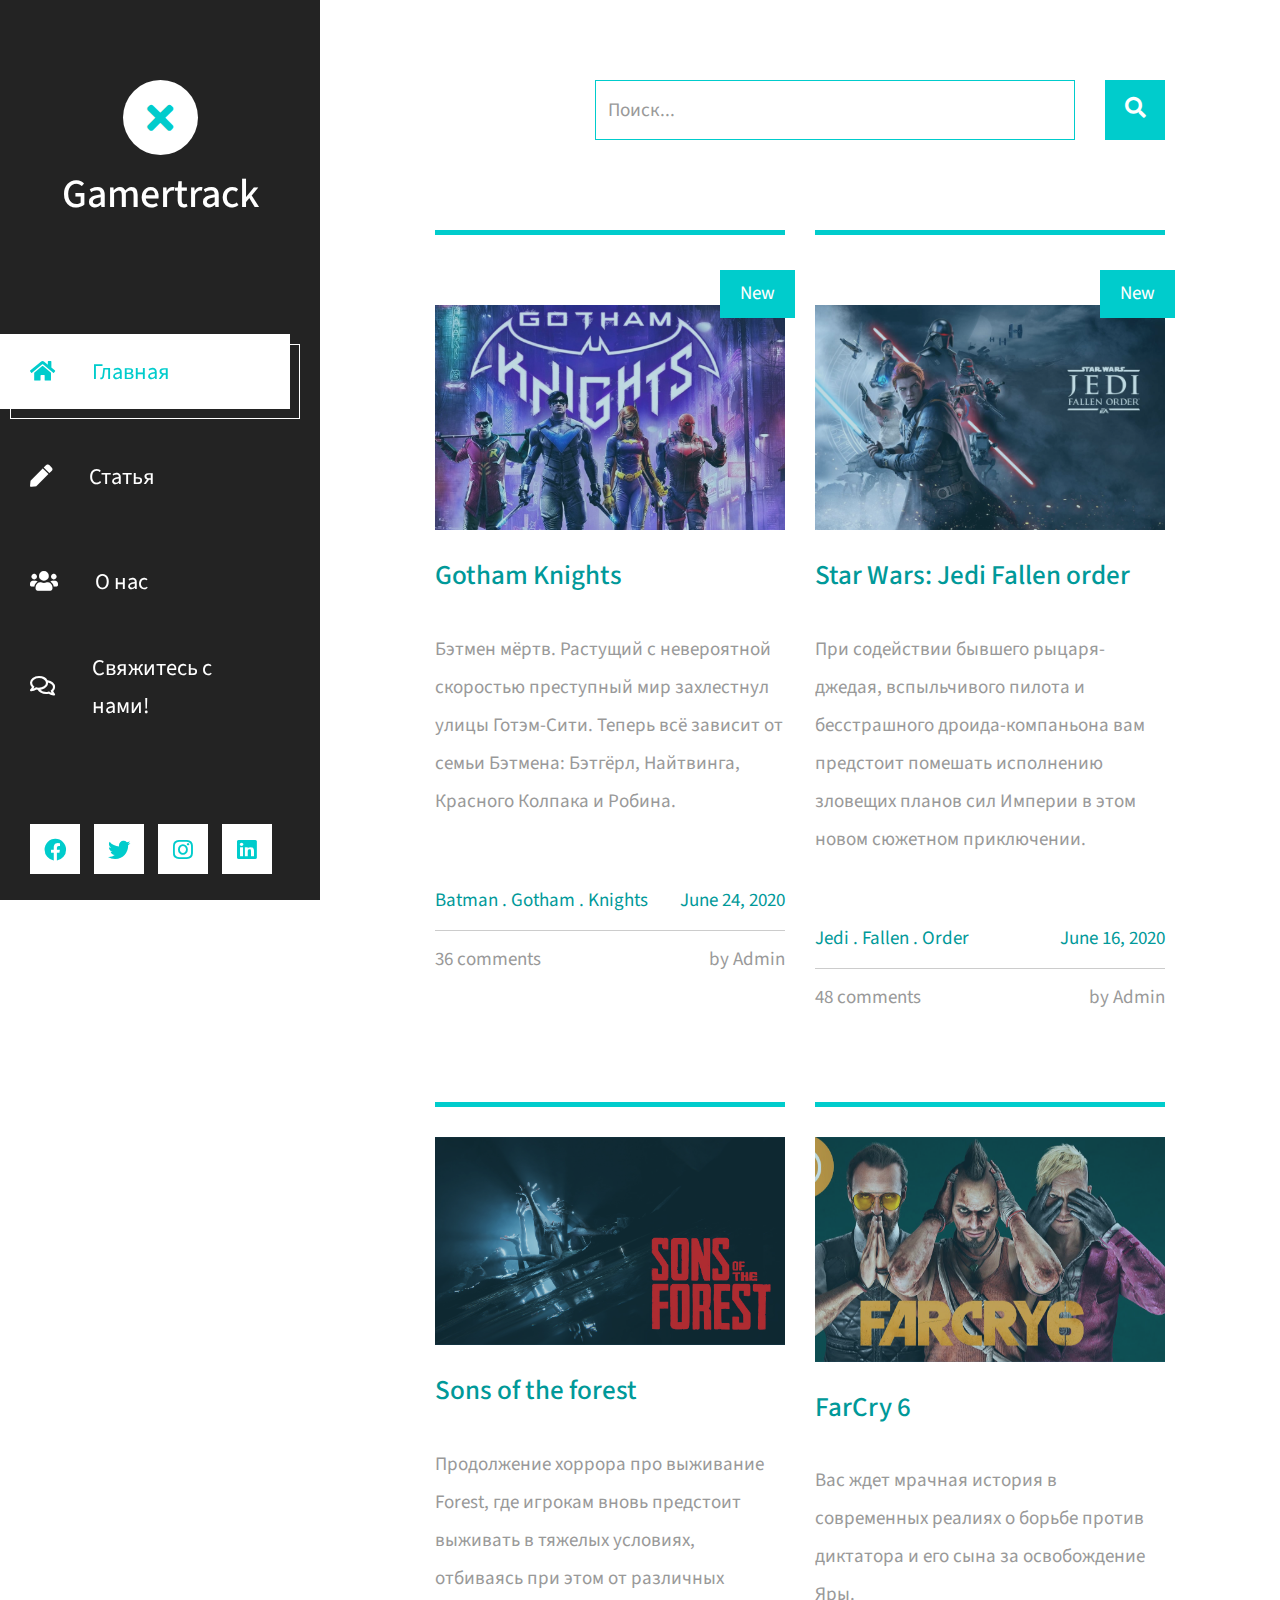
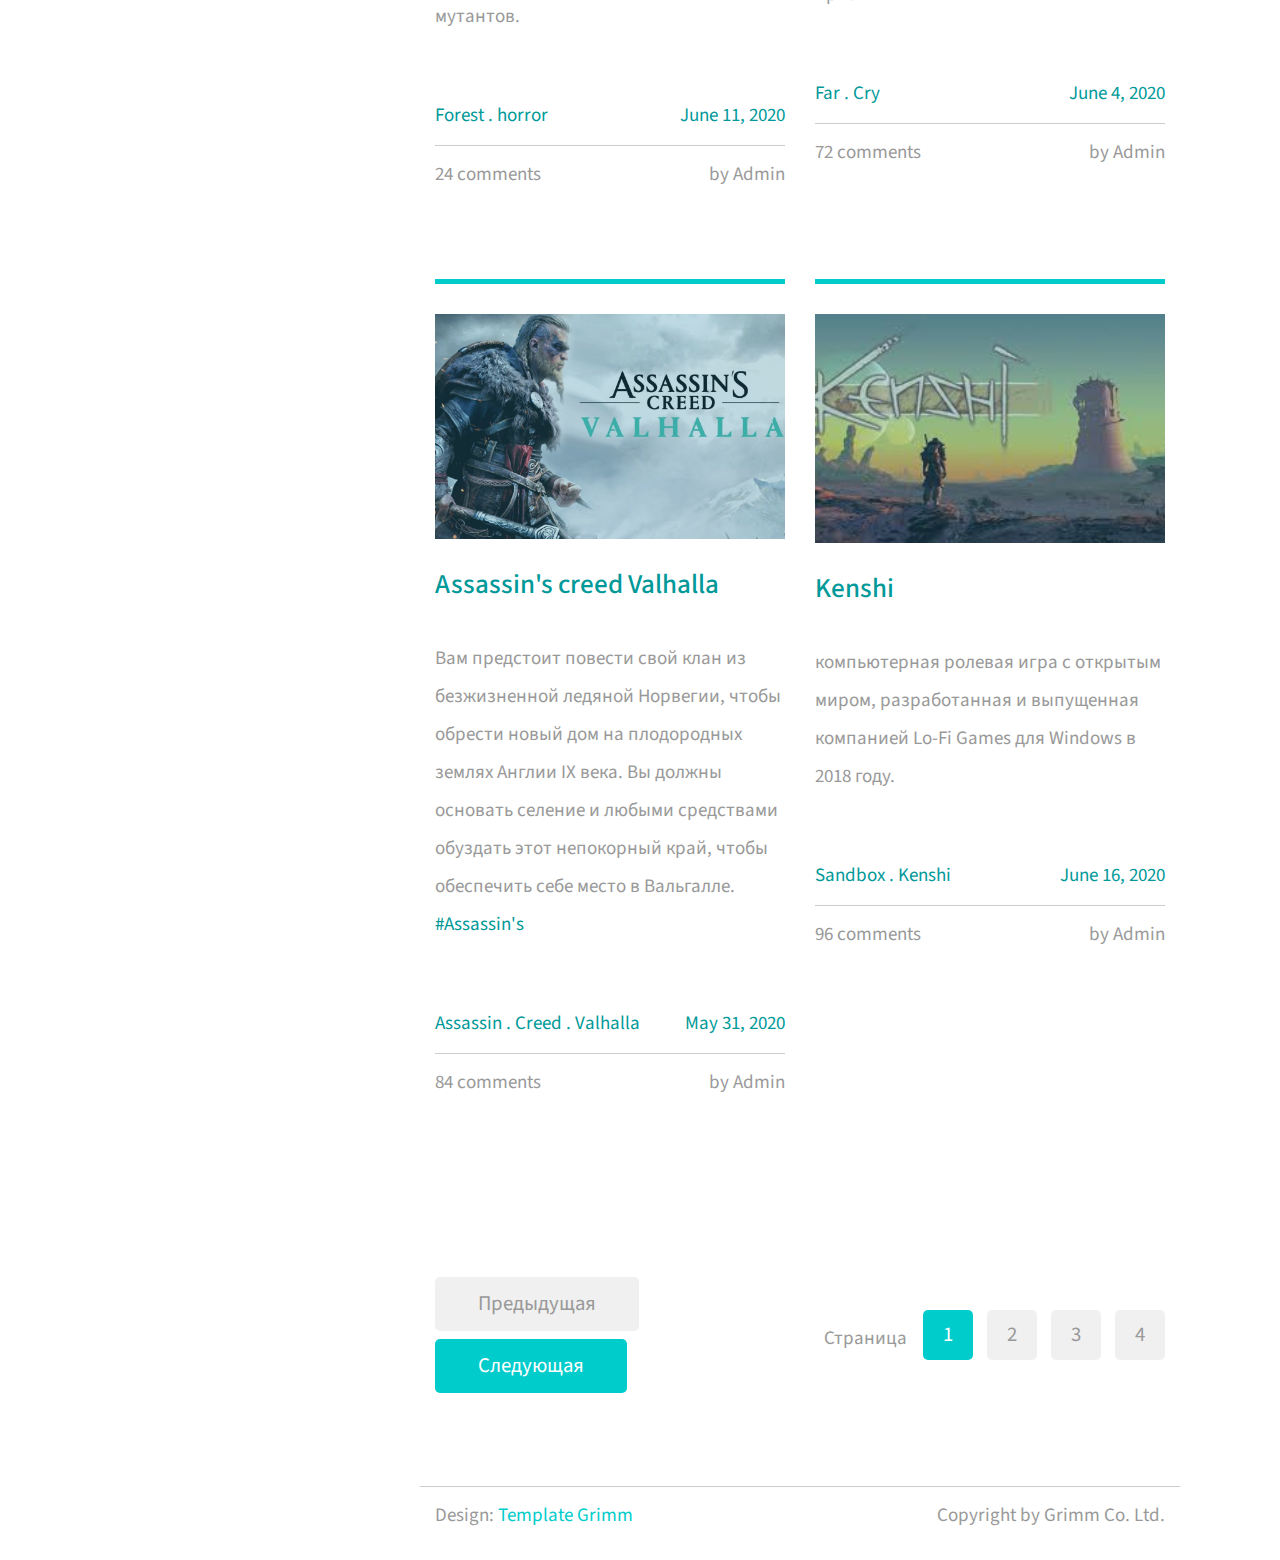
<file: index.html>
<!DOCTYPE html>
<html lang="ru">
<head>
	<meta charset="UTF-8">
	<meta name="viewport" content="width=device-width, initial-scale=1.0">
	<title>GamerTrack</title>
	<link rel="stylesheet" href="fontawesome/css/all.min.css"> <!-- https://fontawesome.com/ -->
	<link href="https://fonts.googleapis.com/css2?family=Source+Sans+Pro&display=swap" rel="stylesheet"> <!-- https://fonts.google.com/ -->
    <link href="css/bootstrap.min.css" rel="stylesheet">
    <link href="css/style.css" rel="stylesheet">
	<link rel="shortcut icon" href="/img/favicon.ico" type="image/x-icon"/>
<!--
    
Author:Grimm

-->
</head>
<body>
	<header class="tm-header" id="tm-header">
        <div class="tm-header-wrapper">
            <button class="navbar-toggler" type="button" aria-label="Toggle navigation">
                <i class="fas fa-bars"></i>
            </button>
            <div class="tm-site-header">
                <div class="mb-3 mx-auto tm-site-logo"><i class="fas fa-times fa-2x"></i></div>           
                <h1 class="text-center">Gamertrack</h1>
            </div>
            <nav class="tm-nav" id="tm-nav">            
                <ul>
                    <li class="tm-nav-item active"><a href="index.html" class="tm-nav-link">
                        <i class="fas fa-home"></i>
                        Главная
                    </a></li>
                    <li class="tm-nav-item"><a href="post.html" class="tm-nav-link">
                        <i class="fas fa-pen"></i>
                        Статья
                    </a></li>
                    <li class="tm-nav-item"><a href="about.html" class="tm-nav-link">
                        <i class="fas fa-users"></i>
                        О нас
                    </a></li>
                    <li class="tm-nav-item"><a href="contact.html" class="tm-nav-link">
                        <i class="far fa-comments"></i>
                        Свяжитесь с нами!
                    </a></li>
                </ul>
            </nav>
            <div class="tm-mb-65">
                <a rel="nofollow" href="*" class="tm-social-link">
                    <i class="fab fa-facebook tm-social-icon"></i>
                </a>
                <a href="https://twitter.com" class="tm-social-link">
                    <i class="fab fa-twitter tm-social-icon"></i>
                </a>
                <a href="https://instagram.com" class="tm-social-link">
                    <i class="fab fa-instagram tm-social-icon"></i>
                </a>
                <a href="https://linkedin.com" class="tm-social-link">
                    <i class="fab fa-linkedin tm-social-icon"></i>
                </a>
            </div>
            <p class="tm-mb-80 pr-5 text-white">
			 Целью веб-сайта GamerTrack является  ежедневно информировать пользователей о новостях из мира видеоигр.
            </p>
        </div>
    </header>
    <div class="container-fluid">
        <main class="tm-main">
            <!-- Search form -->
            <div class="row tm-row">
                <div class="col-12">
                    <form method="GET" class="form-inline tm-mb-80 tm-search-form">                
                        <input class="form-control tm-search-input" name="query" type="text" placeholder="Поиск..." aria-label="Search">
                        <button class="tm-search-button" type="submit">
                            <i class="fas fa-search tm-search-icon" aria-hidden="true"></i>
                        </button>                                
                    </form>
                </div>                
            </div>            
            <div class="row tm-row">
                <article class="col-12 col-md-6 tm-post">
                    <hr class="tm-hr-primary">
                    <a href="post.html" class="effect-lily tm-post-link tm-pt-60">
                        <div class="tm-post-link-inner">
                            <img src="img/img-01.jpg" alt="Image" class="img-fluid">                            
                        </div>
                        <span class="position-absolute tm-new-badge">New</span>
                        <h2 class="tm-pt-30 tm-color-primary tm-post-title">Gotham Knights</h2>
                    </a>                    
                    <p class="tm-pt-30">
                        Бэтмен мёртв. Растущий с невероятной скоростью преступный мир захлестнул улицы Готэм-Сити. Теперь всё зависит от семьи Бэтмена: Бэтгёрл, Найтвинга, Красного Колпака и Робина.
                    </p>
                    <div class="d-flex justify-content-between tm-pt-45">
                        <span class="tm-color-primary">Batman . Gotham . Knights</span>
                        <span class="tm-color-primary">June 24, 2020</span>
                    </div>
                    <hr>
                    <div class="d-flex justify-content-between">
                        <span>36 comments</span>
                        <span>by Admin</span>
                    </div>
                </article>
                <article class="col-12 col-md-6 tm-post">
                    <hr class="tm-hr-primary">
                    <a href="post.html" class="effect-lily tm-post-link tm-pt-60">
                        <div class=" tm-post-link-inner">
                            <img src="img/img-02.jpg" alt="Image" class="img-fluid">                            
                        </div>
                        <span class="position-absolute tm-new-badge">New</span>
                        <h2 class="tm-pt-30 tm-color-primary tm-post-title">Star Wars: Jedi Fallen order</h2>
                    </a>                    
                    <p class="tm-pt-30">
					При содействии бывшего рыцаря-джедая, вспыльчивого пилота и бесстрашного дроида-компаньона вам предстоит помешать исполнению зловещих планов сил Империи в этом новом сюжетном приключении.
                    </p>
                    <div class="d-flex justify-content-between tm-pt-45">
                        <span class="tm-color-primary">Jedi . Fallen . Order</span>
                        <span class="tm-color-primary">June 16, 2020</span>
                    </div>
                    <hr>
                    <div class="d-flex justify-content-between">
                        <span>48 comments</span>
                        <span>by Admin</span>
                    </div>
                </article>
                <article class="col-12 col-md-6 tm-post">
                    <hr class="tm-hr-primary">
                    <a href="post.html" class="effect-lily tm-post-link tm-pt-20">
                        <div class="tm-post-link-inner">
                            <img src="img/img-03.jpg" alt="Image" class="img-fluid">
                        </div>
                        <h2 class="tm-pt-30 tm-color-primary tm-post-title">Sons of the forest</h2>
                    </a>                    
                    <p class="tm-pt-30">
                         Продолжение хоррора про выживание Forest, где игрокам вновь предстоит выживать в тяжелых условиях, отбиваясь при этом от различных мутантов. 
                    </p>
                    <div class="d-flex justify-content-between tm-pt-45">
                        <span class="tm-color-primary">Forest . horror</span>
                        <span class="tm-color-primary">June 11, 2020</span>
                    </div>
                    <hr>
                    <div class="d-flex justify-content-between">
                        <span>24 comments</span>
                        <span>by Admin</span>
                    </div>
                </article>
                <article class="col-12 col-md-6 tm-post">
                    <hr class="tm-hr-primary">
                    <a href="post.html" class="effect-lily tm-post-link tm-pt-20">
                        <div class="tm-post-link-inner">
                            <img src="img/img-04.jpg" alt="Image" class="img-fluid">
                        </div>
                        <h2 class="tm-pt-30 tm-color-primary tm-post-title">FarCry 6</h2>
                    </a>                    
                    <p class="tm-pt-30">
                       Вас ждет мрачная история в современных реалиях о борьбе против диктатора и его сына за освобождение Яры.
                    </p>
                    <div class="d-flex justify-content-between tm-pt-45">
                        <span class="tm-color-primary">Far . Cry</span>
                        <span class="tm-color-primary">June 4, 2020</span>
                    </div>
                    <hr>
                    <div class="d-flex justify-content-between">
                        <span>72 comments</span>
                        <span>by Admin</span>
                    </div>
                </article>
                <article class="col-12 col-md-6 tm-post">
                    <hr class="tm-hr-primary">
                    <a href="post.html" class="effect-lily tm-post-link tm-pt-20">
                        <div class="tm-post-link-inner">
                            <img src="img/img-05.jpg" alt="Image" class="img-fluid">
                        </div>
                        <h2 class="tm-pt-30 tm-color-primary tm-post-title">Assassin's creed Valhalla</h2>
                    </a>                    
                    <p class="tm-pt-30">
                       Вам предстоит повести свой клан из безжизненной ледяной Норвегии, чтобы обрести новый дом на плодородных землях Англии IX века. Вы должны основать селение и любыми средствами обуздать этот непокорный край, чтобы обеспечить себе место в Вальгалле.
          
                        <span class="tm-color-primary">#Assassin's</span>
                    </p>
                    <div class="d-flex justify-content-between tm-pt-45">
                        <span class="tm-color-primary">Assassin . Creed . Valhalla</span>
                        <span class="tm-color-primary">May 31, 2020</span>
                    </div>
                    <hr>
                    <div class="d-flex justify-content-between">
                        <span>84 comments</span>
                        <span>by Admin</span>
                    </div>
                </article>
                <article class="col-12 col-md-6 tm-post">
                    <hr class="tm-hr-primary">
                    <a href="post.html" class="effect-lily tm-post-link tm-pt-20">
                        <div class="tm-post-link-inner">
                            <img src="img/img-06.jpg" alt="Image" class="img-fluid">
                        </div>
                        <h2 class="tm-pt-30 tm-color-primary tm-post-title">Kenshi</h2>
                    </a>                    
                    <p class="tm-pt-30">
                       компьютерная ролевая игра с открытым миром, разработанная и выпущенная компанией Lo-Fi Games для Windows в 2018 году.
                    </p>
                    <div class="d-flex justify-content-between tm-pt-45">
                        <span class="tm-color-primary">Sandbox . Kenshi</span>
                        <span class="tm-color-primary">June 16, 2020</span>
                    </div>
                    <hr>
                    <div class="d-flex justify-content-between">
                        <span>96 comments</span>
                        <span>by Admin</span>
                    </div>
                </article>
            </div>
            <div class="row tm-row tm-mt-100 tm-mb-75">
                <div class="tm-prev-next-wrapper">
                    <a href="#" class="mb-2 tm-btn tm-btn-primary tm-prev-next disabled tm-mr-20">Предыдущая</a>
                    <a href="#" class="mb-2 tm-btn tm-btn-primary tm-prev-next">Следующая</a>
                </div>
                <div class="tm-paging-wrapper">
                    <span class="d-inline-block mr-3">Страница</span>
                    <nav class="tm-paging-nav d-inline-block">
                        <ul>
                            <li class="tm-paging-item active">
                                <a href="#" class="mb-2 tm-btn tm-paging-link">1</a>
                            </li>
                            <li class="tm-paging-item">
                                <a href="#" class="mb-2 tm-btn tm-paging-link">2</a>
                            </li>
                            <li class="tm-paging-item">
                                <a href="#" class="mb-2 tm-btn tm-paging-link">3</a>
                            </li>
                            <li class="tm-paging-item">
                                <a href="#" class="mb-2 tm-btn tm-paging-link">4</a>
                            </li>
                        </ul>
                    </nav>
                </div>                
            </div>            
            <footer class="row tm-row">
                <hr class="col-12">
                <div class="col-md-6 col-12 tm-color-gray">
                    Design: <a rel="nofollow" target="_parent" href="host161.github.io" class="tm-external-link">Template Grimm</a>
                </div>
                <div class="col-md-6 col-12 tm-color-gray tm-copyright">
                    Copyright by Grimm Co. Ltd.
                </div>
            </footer>
        </main>
    </div>
    <script src="js/jquery.min.js"></script>
    <script src="js/templatemo-script.js"></script>
</body>
</html>
</file>
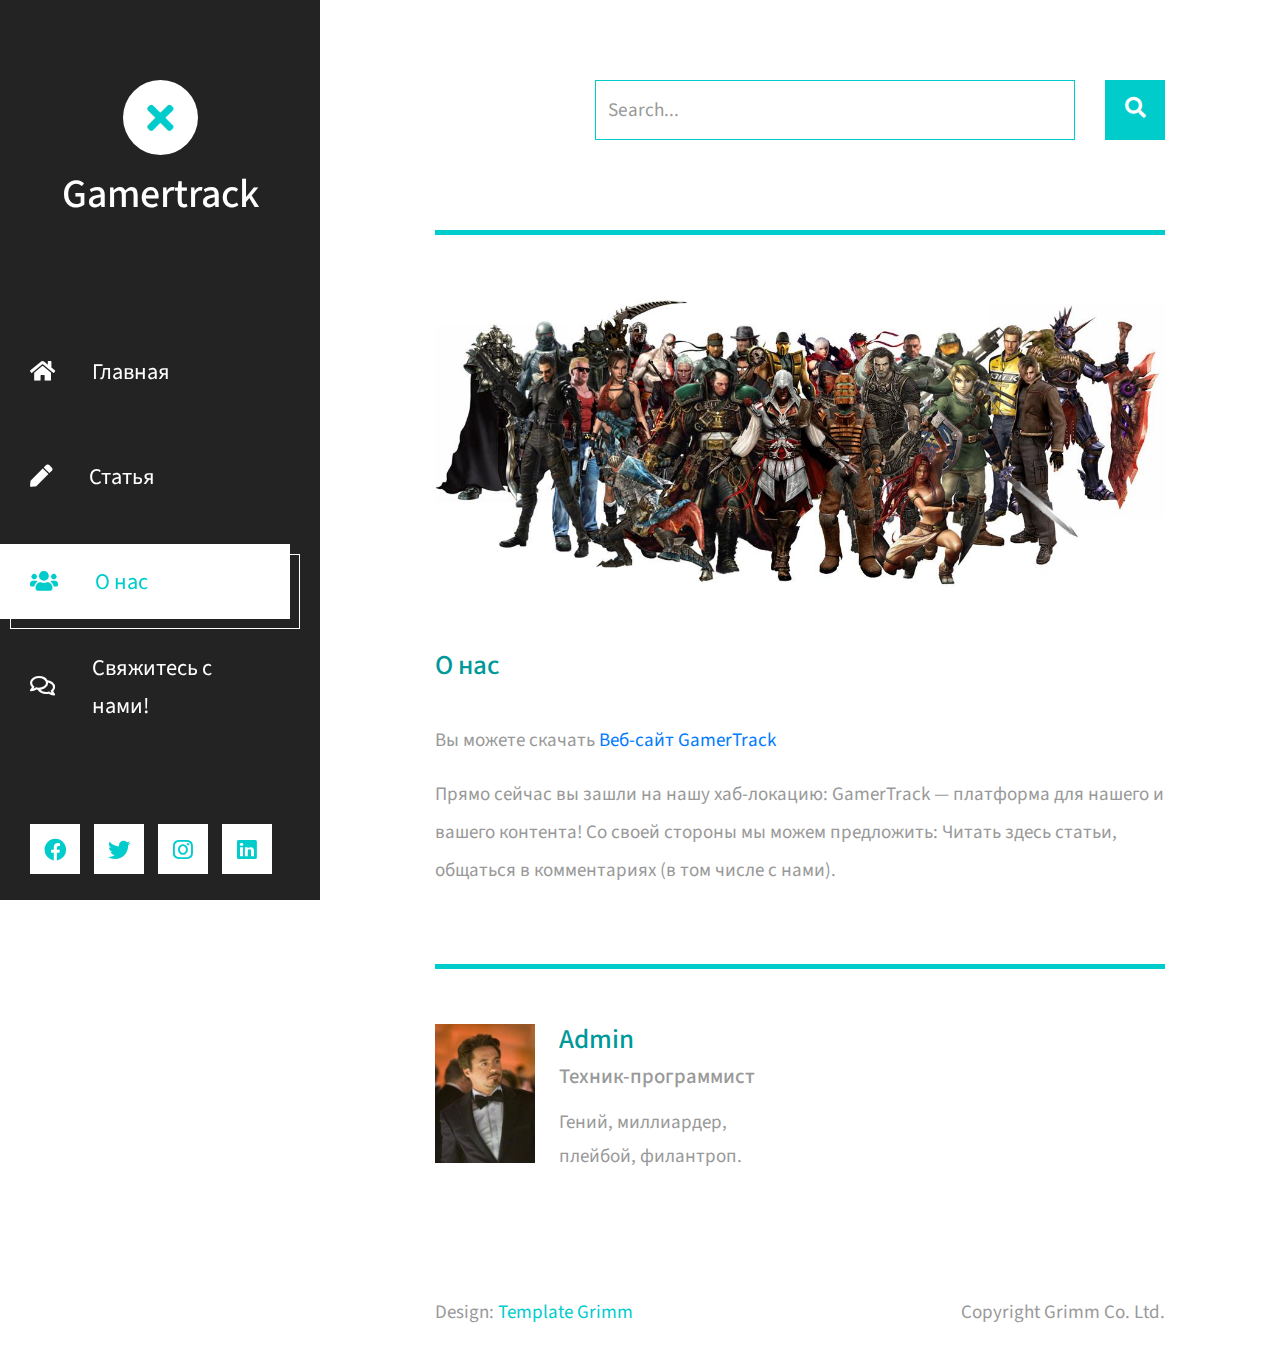
<file: about.html>
<!DOCTYPE html>
<html lang="ru">
<head>
	<meta charset="UTF-8">
	<meta name="viewport" content="width=device-width, initial-scale=1.0">
	<title>GamerTrack</title>
	<link rel="stylesheet" href="fontawesome/css/all.min.css"> <!-- https://fontawesome.com/ -->
	<link href="https://fonts.googleapis.com/css2?family=Source+Sans+Pro&display=swap" rel="stylesheet"> <!-- https://fonts.google.com/ -->
    <link href="css/bootstrap.min.css" rel="stylesheet">
    <link href="css/style.css" rel="stylesheet">
<!--
    
Author:Grimm

-->
</head>
<body>
	<header class="tm-header" id="tm-header">
        <div class="tm-header-wrapper">
            <button class="navbar-toggler" type="button" aria-label="Toggle navigation">
                <i class="fas fa-bars"></i>
            </button>
            <div class="tm-site-header">
                <div class="mb-3 mx-auto tm-site-logo"><i class="fas fa-times fa-2x"></i></div>            
                <h1 class="text-center">Gamertrack</h1>
            </div>
            <nav class="tm-nav" id="tm-nav">            
                <ul>
                    <li class="tm-nav-item"><a href="index.html" class="tm-nav-link">
                        <i class="fas fa-home"></i>
                        Главная
                    </a></li>
                    <li class="tm-nav-item"><a href="post.html" class="tm-nav-link">
                        <i class="fas fa-pen"></i>
                        Статья
                    </a></li>
                    <li class="tm-nav-item active"><a href="about.html" class="tm-nav-link">
                        <i class="fas fa-users"></i>
                        О нас
                    </a></li>
                    <li class="tm-nav-item"><a href="contact.html" class="tm-nav-link">
                        <i class="far fa-comments"></i>
                        Свяжитесь с нами!
                    </a></li>
                </ul>
            </nav>
            <div class="tm-mb-65">
                <a href="https://facebook.com" class="tm-social-link">
                    <i class="fab fa-facebook tm-social-icon"></i>
                </a>
                <a href="https://twitter.com" class="tm-social-link">
                    <i class="fab fa-twitter tm-social-icon"></i>
                </a>
                <a href="https://instagram.com" class="tm-social-link">
                    <i class="fab fa-instagram tm-social-icon"></i>
                </a>
                <a href="https://linkedin.com" class="tm-social-link">
                    <i class="fab fa-linkedin tm-social-icon"></i>
                </a>
            </div>
            <p class="tm-mb-80 pr-5 text-white">
            Целью веб-сайта GamerTrack является ежедневно информировать пользователей о новостях из мира видеоигр. 
            </p>
        </div>
    </header>
    <div class="container-fluid">
        <main class="tm-main">
            <!-- Search form -->
            <div class="row tm-row">
                <div class="col-12">
                    <form method="GET" class="form-inline tm-mb-80 tm-search-form">                
                        <input class="form-control tm-search-input" name="query" type="text" placeholder="Search..." aria-label="Search">
                        <button class="tm-search-button" type="submit">
                            <i class="fas fa-search tm-search-icon" aria-hidden="true"></i>
                        </button>                                
                    </form>
                </div>                
            </div>            
            <div class="row tm-row tm-mb-45">
                <div class="col-12">
                    <hr class="tm-hr-primary tm-mb-55">
                    <img src="img/about-01.jpg" alt="Image" class="img-fluid">
                </div>
            </div>
            <div class="row tm-row tm-mb-40">
                <div class="col-12">                    
                    <div class="mb-4">
                        <h2 class="pt-2 tm-mb-40 tm-color-primary tm-post-title">О нас</h2>
                        <p>
                            Вы можете скачать
                                <a rel="nofollow" href="https://host161.github.io" target="_blank">Веб-сайт GamerTrack</a> 
								
                        </p>
                        <p>
                            Прямо сейчас вы зашли на нашу хаб-локацию: GamerTrack — платформа для нашего и вашего контента! Со своей стороны мы можем предложить:
							Читать здесь статьи, общаться в комментариях (в том числе с нами).
                        </p>                            
                    </div>                    
                </div>
            </div>
           
            <div class="row tm-row tm-mb-60">
                <div class="col-12">
                    <hr class="tm-hr-primary  tm-mb-55">
                </div>                
                <div class="col-lg-6 tm-mb-60 tm-person-col">
                    <div class="media tm-person">
                        <img src="img/about-02.jpg" alt="Image" class="img-fluid mr-4" width='100px'>
                        <div class="media-body">
                            <h2 class="tm-color-primary tm-post-title mb-2">Admin</h2>
                            <h3 class="tm-h3 mb-3">Техник-программист</h3>
                            <p class="mb-0 tm-line-height-short">
							Гений, миллиардер, плейбой, филантроп.
                            </p>
                        </div>
                    </div>
                </div>
            </div>        
            <footer class="row tm-row">
                <div class="col-md-6 col-12 tm-color-gray">
                    Design: <a rel="nofollow" target="_parent" href="https://host161.github.io" class="tm-external-link">Template Grimm</a>
                </div>
                <div class="col-md-6 col-12 tm-color-gray tm-copyright">
                    Copyright Grimm Co. Ltd.
                </div>
            </footer>
        </main>
    </div>
    <script src="js/jquery.min.js"></script>
    <script src="js/templatemo-script.js"></script>
</body>
</html>
</file>
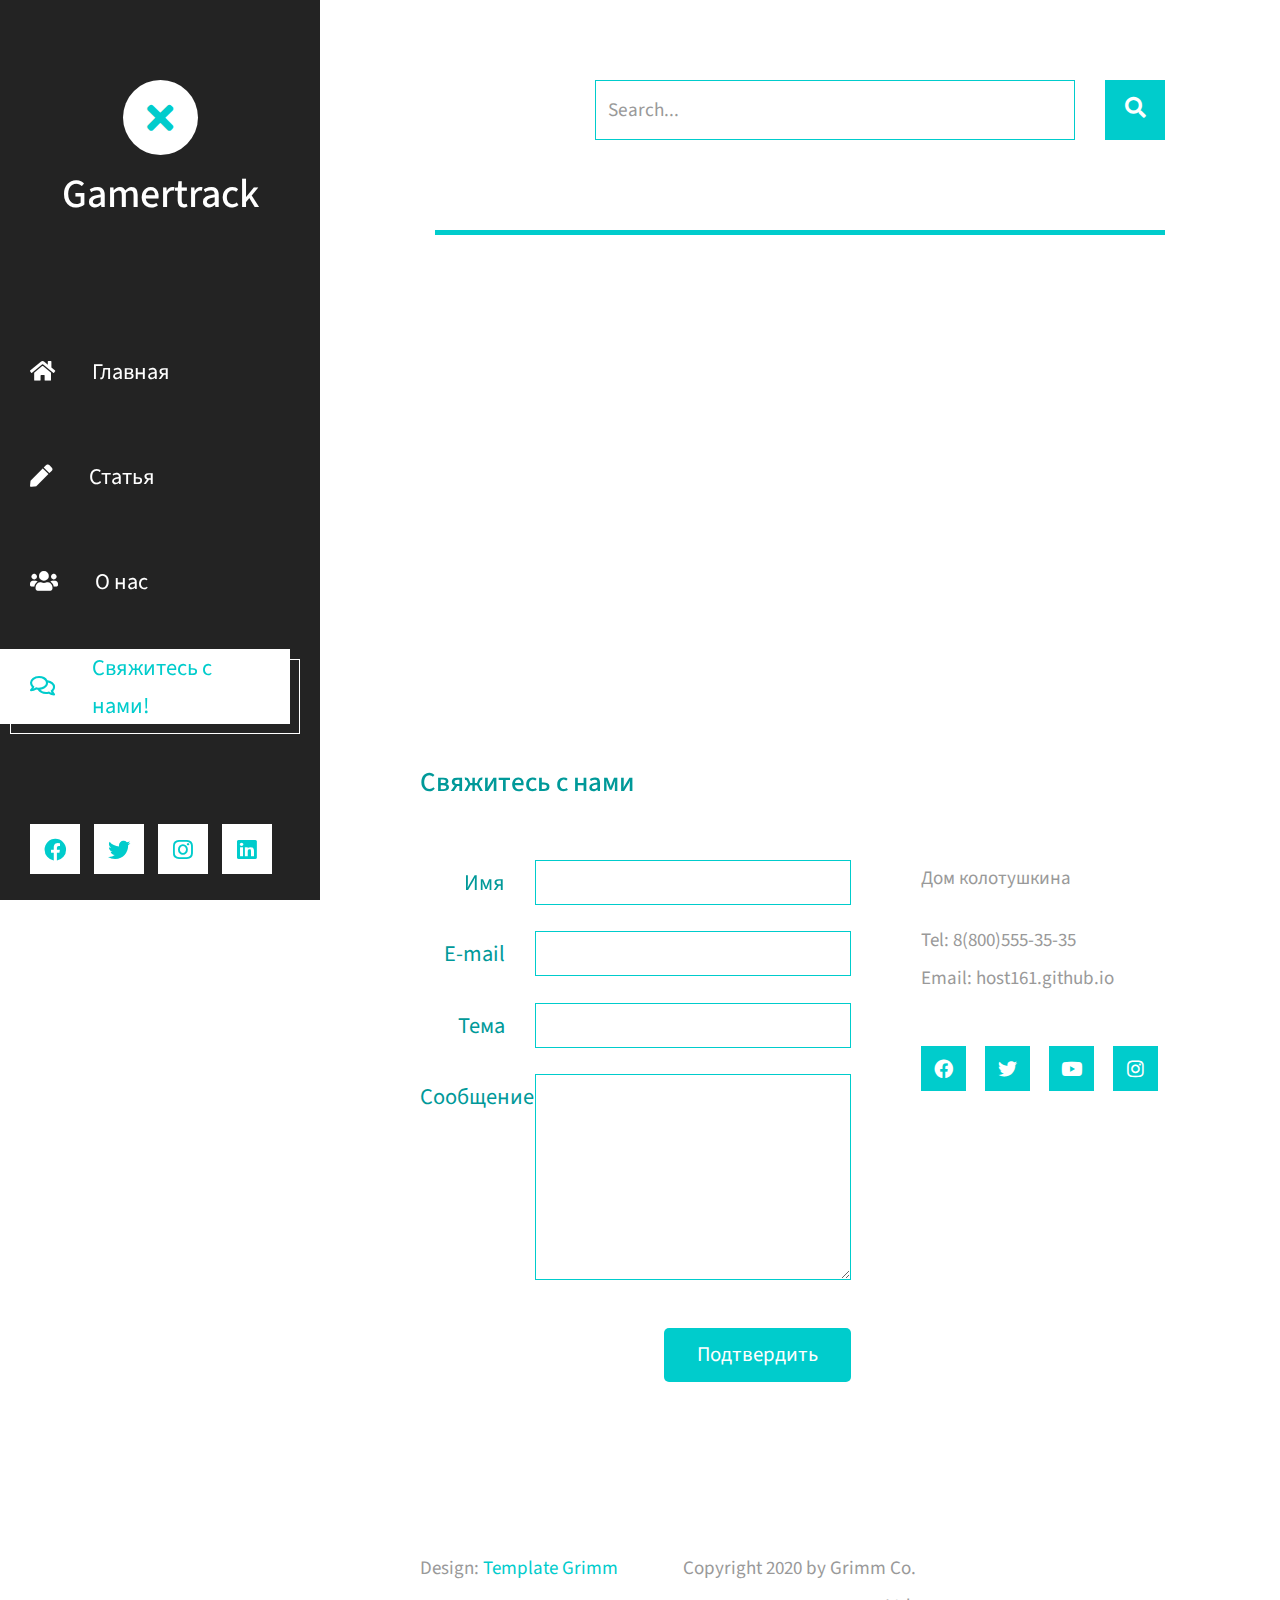
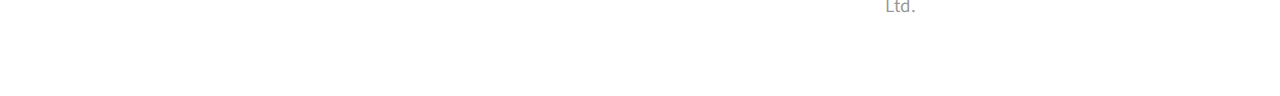
<file: contact.html>
<!DOCTYPE html>
<html lang="ru">
<head>
	<meta charset="UTF-8">
	<meta name="viewport" content="width=device-width, initial-scale=1.0">
	<title>GamerTrack</title>
	<link rel="stylesheet" href="fontawesome/css/all.min.css"> <!-- https://fontawesome.com/ -->
	<link href="https://fonts.googleapis.com/css2?family=Source+Sans+Pro&display=swap" rel="stylesheet"> <!-- https://fonts.google.com/ -->
    <link href="css/bootstrap.min.css" rel="stylesheet">
    <link href="css/style.css" rel="stylesheet">
<!--
    
Author:Grimm

-->
</head>
<body>
	<header class="tm-header" id="tm-header">
        <div class="tm-header-wrapper">
            <button class="navbar-toggler" type="button" aria-label="Toggle navigation">
                <i class="fas fa-bars"></i>
            </button>
            <div class="tm-site-header">
                <div class="mb-3 mx-auto tm-site-logo"><i class="fas fa-times fa-2x"></i></div>            
                <h1 class="text-center">Gamertrack</h1>
            </div>
            <nav class="tm-nav" id="tm-nav">            
                <ul>
                    <li class="tm-nav-item"><a href="index.html" class="tm-nav-link">
                        <i class="fas fa-home"></i>
                        Главная
                    </a></li>
                    <li class="tm-nav-item"><a href="post.html" class="tm-nav-link">
                        <i class="fas fa-pen"></i>
                        Статья
                    </a></li>
                    <li class="tm-nav-item"><a href="about.html" class="tm-nav-link">
                        <i class="fas fa-users"></i>
                        О нас
                    </a></li>
                    <li class="tm-nav-item active"><a href="contact.html" class="tm-nav-link">
                        <i class="far fa-comments"></i>
                        Свяжитесь с нами!
                    </a></li>
                </ul>
            </nav>
            <div class="tm-mb-65">
                <a href="https://facebook.com" class="tm-social-link">
                    <i class="fab fa-facebook tm-social-icon"></i>
                </a>
                <a href="https://twitter.com" class="tm-social-link">
                    <i class="fab fa-twitter tm-social-icon"></i>
                </a>
                <a href="https://instagram.com" class="tm-social-link">
                    <i class="fab fa-instagram tm-social-icon"></i>
                </a>
                <a href="https://linkedin.com" class="tm-social-link">
                    <i class="fab fa-linkedin tm-social-icon"></i>
                </a>
            </div>
            <p class="tm-mb-80 pr-5 text-white">
                Xtra Blog is a multi-purpose HTML template from TemplateMo website. Left side is a sticky menu bar. Right side content will scroll up and down.
            </p>
        </div>
    </header>
    <div class="container-fluid">
        <main class="tm-main">
            <!-- Search form -->
            <div class="row tm-row">
                <div class="col-12">
                    <form method="GET" class="form-inline tm-mb-80 tm-search-form">                
                        <input class="form-control tm-search-input" name="query" type="text" placeholder="Search..." aria-label="Search">
                        <button class="tm-search-button" type="submit">
                            <i class="fas fa-search tm-search-icon" aria-hidden="true"></i>
                        </button>                                
                    </form>
                </div>                
            </div>            
            <div class="row tm-row tm-mb-45">
                <div class="col-12">
                    <hr class="tm-hr-primary tm-mb-55">
                    <div class="gmap_canvas"> <!-- Google Map -->
<iframe src="https://www.google.com/maps/embed?pb=!1m18!1m12!1m3!1d173294.15234017724!2d39.48791759828441!3d47.261156154544835!2m3!1f0!2f0!3f0!3m2!1i1024!2i768!4f13.1!3m3!1m2!1s0x40e3c777c3b4b6ef%3A0x8248b451e48b4d04!2z0KDQvtGB0YLQvtCyLdC90LAt0JTQvtC90YMsINCg0L7RgdGC0L7QstGB0LrQsNGPINC-0LHQuy4!5e0!3m2!1sru!2sru!4v1639407119850!5m2!1sru!2sru" width="800" height="600" style="border:0;" allowfullscreen="" loading="lazy"></iframe>
                </div>                
            </div>
            <div class="row tm-row tm-mb-120">
                <div class="col-12">
                    <h2 class="tm-color-primary tm-post-title tm-mb-60">Свяжитесь с нами</h2>
                </div>
                <div class="col-lg-7 tm-contact-left">
                    <form method="POST" action="" class="mb-5 ml-auto mr-0 tm-contact-form">                        
                        <div class="form-group row mb-4">
                            <label for="name" class="col-sm-3 col-form-label text-right tm-color-primary">Имя</label>
                            <div class="col-sm-9">
                                <input class="form-control mr-0 ml-auto" name="name" id="name" type="text" required>                            
                            </div>
                        </div>
                        <div class="form-group row mb-4">
                            <label for="email" class="col-sm-3 col-form-label text-right tm-color-primary">E-mail</label>
                            <div class="col-sm-9">
                                <input class="form-control mr-0 ml-auto" name="email" id="email" type="email" required>
                            </div>
                        </div>
                        <div class="form-group row mb-4">
                            <label for="subject" class="col-sm-3 col-form-label text-right tm-color-primary">Тема</label>
                            <div class="col-sm-9">
                                <input class="form-control mr-0 ml-auto" name="subject" id="subject" type="text" required>
                            </div>
                        </div>
                        <div class="form-group row mb-5">
                            <label for="message" class="col-sm-3 col-form-label text-right tm-color-primary">Сообщение</label>
                            <div class="col-sm-9">
                                <textarea class="form-control mr-0 ml-auto" name="message" id="message" rows="8" required></textarea>                                
                            </div>
                        </div>
                        <div class="form-group row text-right">
                            <div class="col-12">
                                <button class="tm-btn tm-btn-primary tm-btn-small">Подтвердить</button>                        
                            </div>                            
                        </div>                                
                    </form>
                </div>
                <div class="col-lg-5 tm-contact-right">
                    <address class="mb-4 tm-color-gray">
					Дом колотушкина
                    </address>
                    <span class="d-block">
                        Tel:
                        <a href="tel:8(800)555-35-35" class="tm-color-gray">8(800)555-35-35</a>
                    </span>
                    <span class="mb-4 d-block">
                        Email:
                        <a href="mailto:host161.github.io" class="tm-color-gray">host161.github.io</a>
                    </span>
                    <p class="mb-5 tm-line-height-short">
                      
                    </p>
                    <ul class="tm-social-links">
                        <li class="mb-2">
                            <a href="https://facebook.com" class="d-flex align-items-center justify-content-center">
                                <i class="fab fa-facebook"></i>
                            </a>
                        </li>
                        <li class="mb-2">
                            <a href="https://twitter.com" class="d-flex align-items-center justify-content-center">
                                <i class="fab fa-twitter"></i>
                            </a>
                        </li>
                        <li class="mb-2">
                            <a href="https://youtube.com" class="d-flex align-items-center justify-content-center">
                                <i class="fab fa-youtube"></i>
                            </a>
                        </li>
                        <li class="mb-2">
                            <a href="https://instagram.com" class="d-flex align-items-center justify-content-center mr-0">
                                <i class="fab fa-instagram"></i>
                            </a>
                        </li>
                    </ul>
                </div>
            </div>      
            <footer class="row tm-row">
                <div class="col-md-6 col-12 tm-color-gray">
                    Design: <a rel="nofollow" target="_parent" href="https://host161.github.io" class="tm-external-link">Template Grimm</a>
                </div>
                <div class="col-md-6 col-12 tm-color-gray tm-copyright">
                    Copyright 2020 by Grimm Co. Ltd.
                </div>
            </footer>
        </main>
    </div>
    <script src="js/jquery.min.js"></script>
    <script src="js/templatemo-script.js"></script>
</body>
</html>
</file>
<file: css/style.css>
/*
Author:Grimm


*/

html { overflow-x: hidden; }

body {
    margin: 0;
    padding: 0;
    font-family: 'Source Sans Pro', sans-serif;
    font-size: 19px;
    line-height: 2em;
    overflow-x: hidden;
}

p, span { color: #999; }
hr { 
    border-top-color: #CCC; 
    margin-top: 10px;
    margin-bottom: 10px;
}
.form-control::-webkit-input-placeholder { color: #999; }  
.form-control:-ms-input-placeholder { color: #999; }  
.form-control::placeholder { color: #999; }

.tm-header {
    background-color: #232323;
    color: white;
    
    position: fixed;
    top: 0;
    left: 0;
    bottom: 0;
    z-index: 100;
    width: 400px;
    overflow-y: visible;     
}

.tm-header-wrapper {
    overflow-y: scroll;
    scrollbar-width: none;
    -ms-overflow-style: none;
    padding: 30px;
    width: 100%;
    height: 100%; 
}

.tm-header-wrapper::-webkit-scrollbar {
    width: 0;
    height: 0;
}

.tm-site-header {
    margin-top: 50px;
    margin-bottom: 115px;
}

.tm-site-logo {
    width: 75px;
    height: 75px;
    border-radius: 50%;
    background-color: white;    
    display: flex;
    align-items: center;
    justify-content: center;
}
.tm-site-logo  {
	flex:0 0 60px;
	border-radius:50%;
	overflow:hidden;
	z-index:3;
}
.tm-site-logo  img{
	max-width:100%;
	display:block;
}
.tm-site-logo i { color: #0CC; }

.tm-main {
    margin-left: 400px;
    padding: 80px 100px 25px;
}

.tm-post { max-width: 470px; }

.tm-row {
    max-width: 980px;
    justify-content: space-between;
}

.tm-nav { margin-bottom: 100px; }

.tm-nav-item {
    list-style: none;
    margin-bottom: 30px;
}

.tm-nav-link {
    color: white;
    background-color: transparent;
    height: 75px;
    width: 100%;
    max-width: 300px;    
    display: flex;
    align-items: center;
    font-size: 1.4rem;
    padding: 30px;
}

.tm-nav-item:hover .tm-nav-link,
.tm-nav-item.active .tm-nav-link
 {
    color: #0CC;
    background-color: white;
    text-decoration: none;
}

.tm-nav ul { position: relative; }

.tm-nav-item:hover:after,
.tm-nav-item.active:after {
    content: '';
    width: 100%;
    max-width: 300px;    
    height: 75px;
    display: block;
    border: 1px solid white;
    margin-left: 10px;
    margin-top: -65px;
    position: absolute;
    z-index: -1000;
}

.tm-nav-link i { margin-right: 37px; }

ul { 
    margin: 0; 
    padding: 0;
}

.tm-nav { margin-left: -30px; }

.tm-social-link {
    display: inline-block;
    background-color: white;    
    font-size: 1.4rem;
    width: 50px;
    height: 50px;
    text-align: center;
    padding-top: 8px; 
    margin-right: 15px;   
    margin-bottom: 15px;
}

.tm-social-icon { 
    color: #0CC;    
    transition: all 0.3s ease;
}

.tm-social-link:hover .tm-social-icon.fa-facebook { color: #3b5998; }
.tm-social-link:hover .tm-social-icon.fa-twitter { color: #00acee; }
.tm-social-link:hover .tm-social-icon.fa-instagram { color: #3f729b; }
.tm-social-link:hover .tm-social-icon.fa-linkedin { color: #0e76a8; }
.navbar-toggler { display: none; }

.tm-search-form {
    display: flex;
    align-items: center;
    justify-content: flex-end;
}

.form-inline .form-control.tm-search-input {
    display: block;
    height: 60px;
    width: 480px;
    margin-right: 30px;
    border-radius: 0;
    border-color: #0CC;
    font-size: 1.2rem;
}

.tm-search-button {
    width: 60px;
    height: 60px;
    border: none;
    background-color: #0CC;
    transition: all 0.3s ease;
}

.tm-search-button:hover { background-color: #09b6b6; }

.tm-search-icon {
    color: white;
    font-size: 1.3rem;
}

.tm-post-link {
    display: block;
    position: relative;
	cursor: pointer;
}

.tm-post-link-inner {
    overflow: hidden;
    background: #3085a3;
}

.tm-post-link img {
    position: relative;
	display: block;
	min-height: 100%;
	max-width: 100%;
	opacity: 0.8;
}

.effect-lily img {
	max-width: none;
	width: -webkit-calc(100% + 50px);
	width: calc(100% + 50px);
	opacity: 0.7;
	-webkit-transition: opacity 0.35s, -webkit-transform 0.35s;
	transition: opacity 0.35s, transform 0.35s;
	-webkit-transform: translate3d(-40px,0, 0);
	transform: translate3d(-40px,0,0);
}

.effect-lily:hover img { opacity: 1; }

.effect-lily:hover img {
    -webkit-transform: translate3d(0,0,0);
	transform: translate3d(0,0,0);
}

.tm-post { margin-bottom: 75px; }

.tm-new-badge {
    top: 25px;
    right: -10px;
    background-color: #0CC;
    color: white;
    padding: 5px 20px;
}

.tm-post-title {
    font-size: 1.7rem;
    transition: all 0.3s ease;
}

.tm-h3 {
    font-size: 1.3rem;
    color: #999;
}

.tm-post-link:hover .tm-post-title { color: #0CC; }

.tm-btn {
    display: inline-block;
    border-radius: 5px;
    font-size: 1.3rem;
    transition: all 0.3s ease;
}

.tm-btn-primary {    
    background-color: #0CC;
    color: white;  
    padding: 8px 43px;
    border: none;
}

.tm-btn-small { padding: 8px 33px; }

.tm-btn-primary:hover {
    background-color: #09b6b6;
    color: white;
}

.tm-paging-nav ul li {
    list-style: none;
    display: inline-block;
    margin-right: 10px;
}

.tm-paging-nav ul li:last-child { margin-right: 0; }

.tm-paging-link {
    background-color: #F0F0F0;
    color: #999;
    width: 50px;
    height: 50px;
    display: flex;
    align-items: center;
    justify-content: center;    
}

.tm-paging-item .tm-paging-link:hover,
.tm-paging-item.active .tm-paging-link {
    background-color: #0CC;
    color: white;
}

.tm-btn.disabled {
    background-color: #F0F0F0;
    color: #999;
    cursor: not-allowed;
}

.tm-external-link { color: #0CC; }
.tm-external-link:hover { color: #09b6b6; }

.tm-paging-wrapper {
    display: flex;
    justify-content: flex-end;
    align-items: center;
}

.tm-prev-next-wrapper,
.tm-paging-wrapper {
    flex: 0 0 50%;
    max-width: 50%;
    padding-left: 15px;
    padding-right: 15px;
}

.tm-copyright { text-align: right; }

/* Single Post page */
hr.tm-hr-primary { border-top: 5px solid #0CC; }

video {
    width: 100%;
    height: auto;
}

.tm-comment {
    display: flex;
    align-items: flex-start;
}

.tm-comment-figure {
    margin-top: 10px;
    margin-right: 30px;
}

.tm-comment-reply { padding-left: 37px; }

.form-control {
    height: 45px;
    border-color: #0CC;
    border-radius: 0;
}

.tm-comment-form { max-width: 360px; }
.tm-category-list { list-style-type: none; }
figure { margin: 0; }
figcaption { line-height: 1.4; }

.tm-post-full { max-width: 600px; }

.tm-post-sidebar {
    max-width: 280px;
    margin-left: auto;
    margin-right: 0;
}

.tm-pt-20 { padding-top: 20px; }
.tm-pt-30 { padding-top: 30px; }
.tm-pt-45 { padding-top: 45px; }
.tm-pt-60 { padding-top: 60px; }
.tm-mb-40 { margin-bottom: 40px; }
.tm-mb-45 { margin-bottom: 45px; }
.tm-mb-55 { margin-bottom: 55px; }
.tm-mb-60 { margin-bottom: 60px; }
.tm-mb-65 { margin-bottom: 65px; }
.tm-mb-75 { margin-bottom: 75px; }
.tm-mb-80 { margin-bottom: 80px; }
.tm-mb-120 { margin-bottom: 120px; }
.tm-mt-40 { margin-top: 40px; }
.tm-mt-100 { margin-top: 100px; }
.tm-mr-20 { margin-right: 20px; }
.tm-color-primary, span.tm-color-primary { color: #099; }
a.tm-color-gray, .tm-color-gray { color: #999; }
a.tm-color-gray:hover { color: #099; }
.tm-bg-gray { background-color: #F3F4F5; }
button:focus { outline: none; }
a:hover { 
    text-decoration: none; 
    color: #048c8c;
}

a:hover figcaption { color: #056767; }
.img-thumbnail { max-width: none; }
.tm-about-pad { padding: 40px 35px; }
.tm-person { max-width: 430px; }
.tm-line-height-short { line-height: 1.8; }

.gmap_canvas {
    overflow:hidden;
    background:none!important;
    height:477px;
    width:100%;
}

.tm-social-links li { 
    list-style: none; 
    display: inline-block;
}

.tm-social-links li a {
    display: block;
    color: white;
    background-color: #0CC;
    width: 45px;
    height: 45px;    
    margin-right: 15px;    
}

.tm-social-links li a i { transition: all 0.3s ease; }
.tm-social-links li a:hover i.fa-facebook { color: #3b5998; }
.tm-social-links li a:hover i.fa-twitter { color: #00acee; }
.tm-social-links li a:hover i.fa-youtube { color: #c4302b; }
.tm-social-links li a:hover i.fa-instagram { color: #3f729b; }

.tm-contact-right { padding-left: 55px; }
.tm-contact-form { max-width: 488px; }

.tm-contact-form input,
.tm-contact-form textarea {
    max-width: 360px;
}

.tm-contact-form label { font-size: 1.4rem; }
.tm-contact-form .form-group { display: flex; }

@media (max-width: 1540px) {
    .tm-header { width: 320px; }

    .tm-main {
        margin-left: 320px;
        width: calc(100% - 320px);
    }
}

@media (max-width: 1300px) {
    .tm-about-col {
        flex: 0 0 100%;
        max-width: 100%;
        margin-bottom: 30px;
    }
}

@media (max-width: 1288px) {
    .tm-social-link { margin-right: 10px; }
}

@media (max-width: 1199px) {
    .tm-post-sidebar { max-width: 440px; }
    .form-inline .form-control.tm-search-input { width: 420px; }
}

@media (max-width: 1086px) {
    .form-inline .form-control.tm-search-input {
        width: 80%;
        margin-right: 15px;
    }
}

/* Hide sidebar */
@media (max-width: 991px) {
    .tm-header {
        width: 320px;
        left: -320px;        
        transition: all 0.3s ease;
    }

    .tm-header.show { left: 0; }
    .tm-header-wrapper { padding: 15px; }

    .navbar-toggler {
        display: block;
        position: fixed;
        left: 0;
        top: 0;
        background-color: rgba(56, 204, 204, 0.75);
        color: white;
        padding: 10px 15px;
        transition: all 0.3s ease;
        border-radius: 0;
        top: 5px;
    }

    .tm-header.show .navbar-toggler { left: 320px; }

    .tm-main {
        margin-left: 0;
        padding: 50px 40px;
        width: 100%;
    }

    .tm-post-sidebar {
        margin-left: 0;
        margin-right: auto;
    }

    .tm-person-col { width: 50%; }
    .tm-person { flex-direction: row; }

    .tm-contact-left {
        flex: 0 0 58.333333%;
        max-width: 58.333333%;
    }

    .tm-contact-right {
        flex: 0 0 41.666667%;
        max-width: 41.666667%;
    }

    .tm-post-full { max-width: none; }
}

@media (max-width: 767px) {
    .form-inline .form-control.tm-search-input {
        width: 70%;
        max-width: 375px;
        margin-right: 15px;
    }

    .tm-search-form { justify-content: flex-start; }
    .tm-main { padding: 60px 10px; }

    .tm-prev-next-wrapper,
    .tm-paging-wrapper {
        flex: 0 0 100%;
        max-width: 100%;
    }

    .tm-paging-wrapper { 
        margin-top: 50px; 
        justify-content: flex-start;
    }

    .tm-copyright { text-align: left; }
}

@media (max-width: 1199px) and (min-width: 992px) {
    .tm-person-col,
    .tm-contact-left,
    .tm-contact-right {
        flex: 0 0 100%;
        max-width: 100%;
    }

    .tm-contact-right { padding-left: 15px; }

    .tm-post-col,
    .tm-aside-col {
        flex: 0 0 100%;
        max-width: 100%;
    }

    .tm-post-sidebar {
        margin-left: 0;
        margin-right: auto;
    }
}

@media (max-width: 709px) {
    .tm-person-col { width: 100%; }
}

@media (max-width: 991px) and (min-width: 826px) {
    .tm-about-col {
        flex: 0 0 33.3333%;
        max-width: 33.3333%;
    }

    .tm-person { flex-direction: row; }
}

@media (max-width: 630px) {
    .tm-contact-left,
    .tm-contact-right {
        flex: 0 0 100%;
        max-width: 100%;
    }

    .tm-contact-right { padding-left: 15px; }
}

@media (max-width: 575px) {
    .tm-contact-form input, 
    .tm-contact-form textarea {
        max-width: 100%;
    }
}

@media (max-width: 480px) {
    .tm-person-col { width: 100%; }
    .tm-person { flex-direction: row; }
}

@media (max-width: 380px) {
    .tm-person img { max-width: 120px; }
}
</file>
